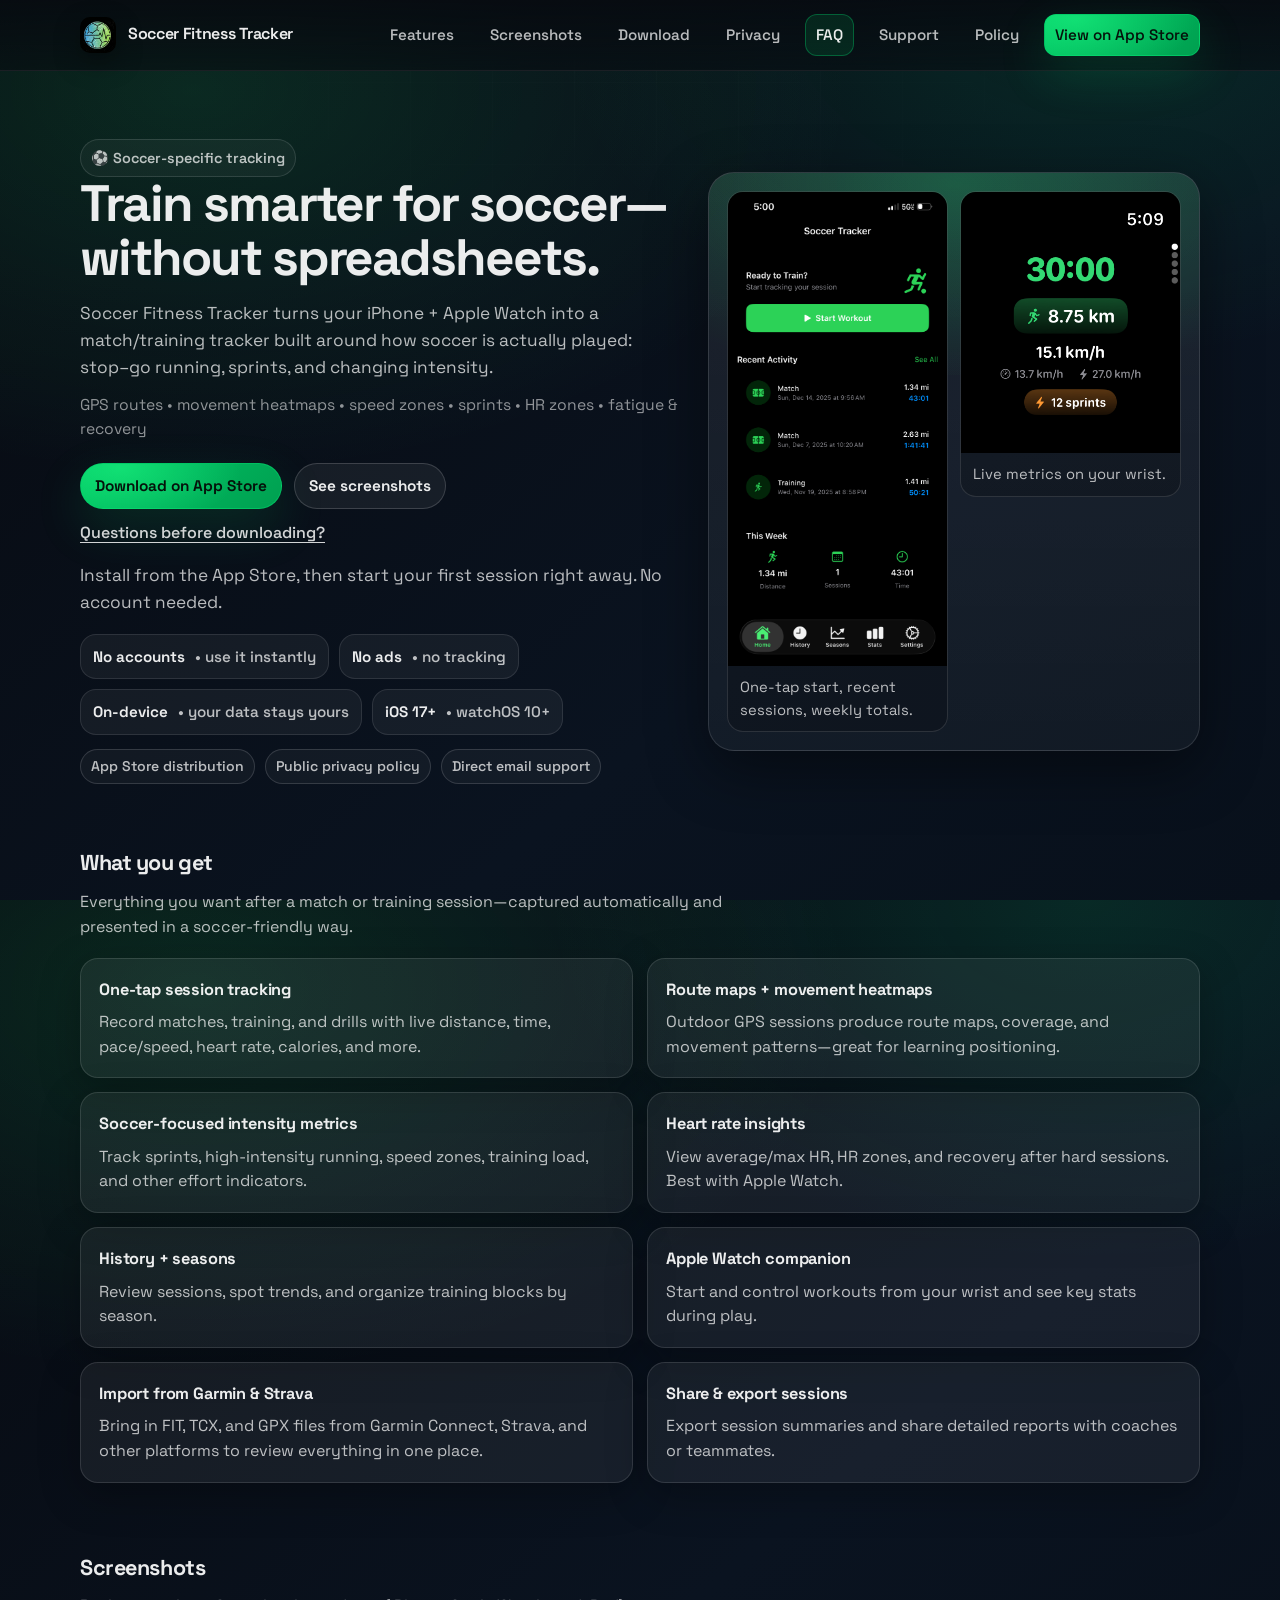
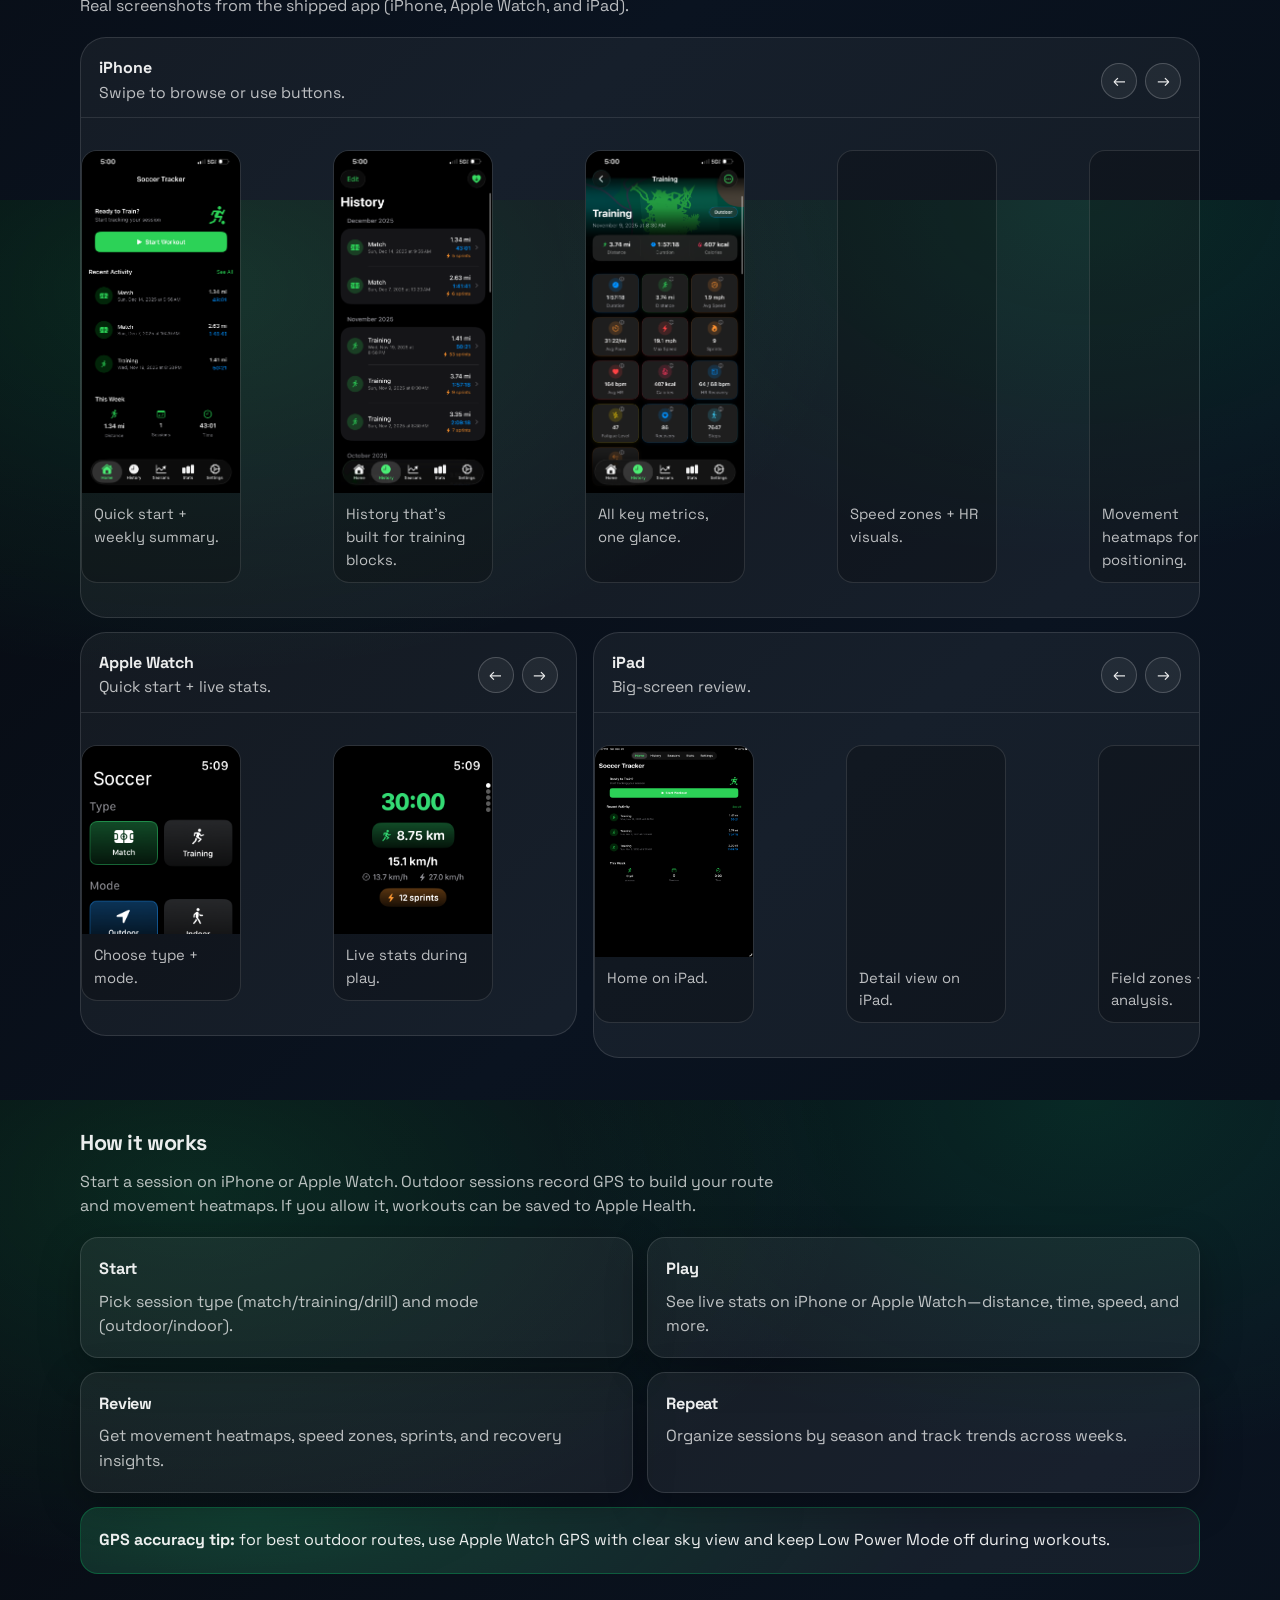
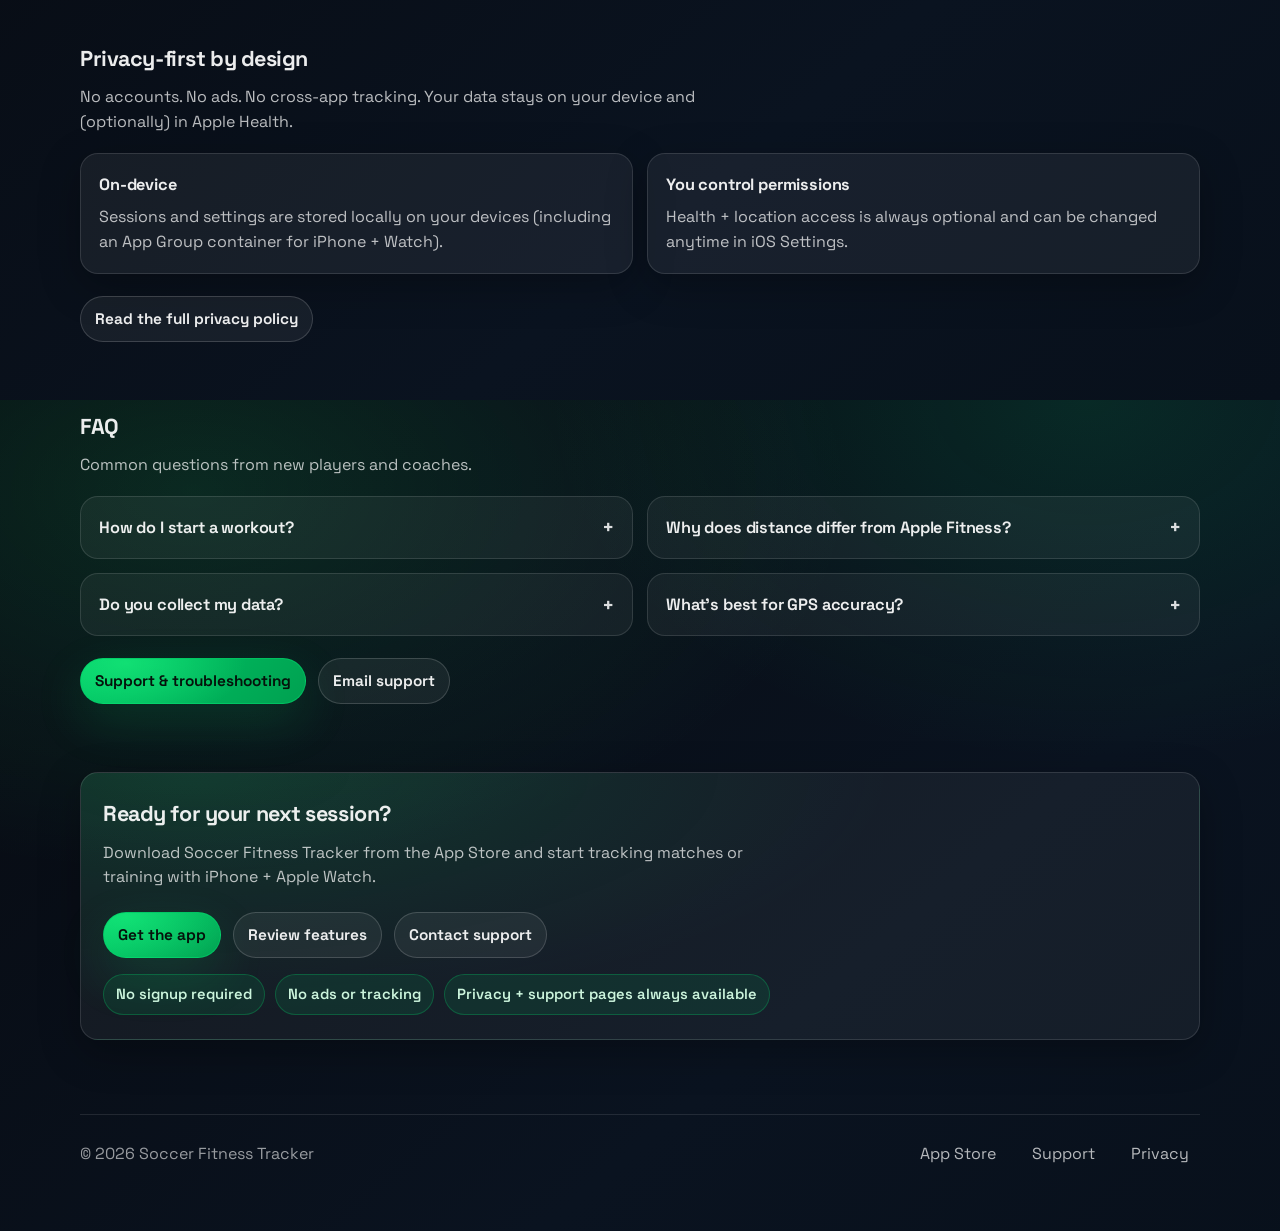
<file: docs/index.html>
<!DOCTYPE html>
<html lang="en">
  <head>
    <meta charset="UTF-8" />
    <meta name="viewport" content="width=device-width, initial-scale=1.0" />
    <title>Soccer Fitness Tracker — Track Your Soccer Performance</title>
    <meta
      name="description"
      content="Soccer-specific GPS + Apple Watch tracking: heatmaps, sprints, HR zones, fatigue & recovery—for matches and training."
    />
    <meta property="og:title" content="Soccer Fitness Tracker" />
    <meta
      property="og:description"
      content="Train smarter for soccer—without spreadsheets. Heatmaps, sprints, HR zones, fatigue & recovery."
    />
    <meta property="og:type" content="website" />
    <meta property="og:image" content="https://umang-desai.github.io/soccer-fitness-tracker-site/assets/app-icon.png" />
    <meta name="theme-color" content="#00d26a" />
    <meta name="apple-itunes-app" content="app-id=6756504677" />
    <link rel="icon" href="assets/app-icon.png" />
    <link rel="preconnect" href="https://fonts.googleapis.com" />
    <link rel="preconnect" href="https://fonts.gstatic.com" crossorigin />
    <link
      href="https://fonts.googleapis.com/css2?family=Space+Grotesk:wght@400;500;600;700&display=swap"
      rel="stylesheet"
    />
    <link rel="stylesheet" href="assets/styles.css" />
  </head>

  <body>
    <a class="skip-link" href="#main-content">Skip to main content</a>
    <div class="pitch"></div>

    <header class="topbar">
      <div class="container">
        <div class="topbar-inner">
          <div class="brand">
            <img src="assets/app-icon.png" alt="Soccer Fitness Tracker app icon" width="36" height="36" />
            <a href="index.html">Soccer Fitness Tracker</a>
          </div>
          <button
            class="nav-toggle"
            type="button"
            aria-controls="primary-nav"
            aria-expanded="false"
            aria-label="Toggle navigation menu"
            data-nav-toggle
          >
            Menu
          </button>
          <nav id="primary-nav" class="nav" aria-label="Primary navigation" data-open="false">
            <a href="#features">Features</a>
            <a href="#screenshots">Screenshots</a>
            <a href="#download">Download</a>
            <a href="#privacy">Privacy</a>
            <a href="#faq">FAQ</a>
            <a href="support.html">Support</a>
            <a href="privacy.html">Policy</a>
            <a
              class="pill primary"
              href="https://apps.apple.com/us/app/soccer-fitness-tracker/id6756504677"
              target="_blank"
              rel="noopener noreferrer"
              >View on App Store</a
            >
          </nav>
        </div>
      </div>
    </header>

    <main id="main-content">
      <section class="hero">
        <div class="container">
          <div class="hero-grid">
            <div>
              <div class="chip">⚽ Soccer-specific tracking</div>
              <h1>Train smarter for soccer—without spreadsheets.</h1>
              <p>
                Soccer Fitness Tracker turns your iPhone + Apple Watch into a match/training tracker built around how
                soccer is actually played: stop–go running, sprints, and changing intensity.
              </p>
              <div class="subline">
                GPS routes • movement heatmaps • speed zones • sprints • HR zones • fatigue &amp; recovery
              </div>

              <div class="cta-row">
                <a
                  class="pill primary"
                  href="https://apps.apple.com/us/app/soccer-fitness-tracker/id6756504677"
                  target="_blank"
                  rel="noopener noreferrer"
                  >Download on App Store</a
                >
                <a class="pill" href="#screenshots">See screenshots</a>
                <a class="text-link" href="support.html">Questions before downloading?</a>
              </div>
              <p class="cta-note">Install from the App Store, then start your first session right away. No account needed.</p>

              <div class="badges" role="list" aria-label="Highlights">
                <div class="badge" role="listitem"><strong>No accounts</strong> • use it instantly</div>
                <div class="badge" role="listitem"><strong>No ads</strong> • no tracking</div>
                <div class="badge" role="listitem"><strong>On-device</strong> • your data stays yours</div>
                <div class="badge" role="listitem"><strong>iOS 17+</strong> • watchOS 10+</div>
              </div>

              <div class="trust-inline" role="list" aria-label="Trust signals">
                <span role="listitem">App Store distribution</span>
                <span role="listitem">Public privacy policy</span>
                <span role="listitem">Direct email support</span>
              </div>
            </div>

            <aside class="hero-card" aria-label="Preview screenshots">
              <div class="hero-card-inner">
                <div class="device-stack">
                  <div class="device">
                    <img
                      src="assets/screenshots/iphone/home.png"
                      alt="Home screen with quick start and weekly summary"
                      width="1284"
                      height="2778"
                      loading="eager"
                      decoding="async"
                    />
                    <div class="device-caption">One-tap start, recent sessions, weekly totals.</div>
                  </div>
                  <div class="device">
                    <img
                      src="assets/screenshots/watch/active-workout.png"
                      alt="Apple Watch active workout screen"
                      width="416"
                      height="496"
                      loading="lazy"
                      decoding="async"
                    />
                    <div class="device-caption">Live metrics on your wrist.</div>
                  </div>
                </div>
              </div>
            </aside>
          </div>
        </div>
      </section>

      <section id="features">
        <div class="container">
          <h2 class="section-title">What you get</h2>
          <p class="section-lead">
            Everything you want after a match or training session—captured automatically and presented in a soccer-friendly
            way.
          </p>

          <div class="cards">
            <div class="card">
              <h3>One-tap session tracking</h3>
              <p>Record matches, training, and drills with live distance, time, pace/speed, heart rate, calories, and more.</p>
            </div>
            <div class="card">
              <h3>Route maps + movement heatmaps</h3>
              <p>Outdoor GPS sessions produce route maps, coverage, and movement patterns—great for learning positioning.</p>
            </div>
            <div class="card">
              <h3>Soccer-focused intensity metrics</h3>
              <p>Track sprints, high-intensity running, speed zones, training load, and other effort indicators.</p>
            </div>
            <div class="card">
              <h3>Heart rate insights</h3>
              <p>View average/max HR, HR zones, and recovery after hard sessions. Best with Apple Watch.</p>
            </div>
            <div class="card">
              <h3>History + seasons</h3>
              <p>Review sessions, spot trends, and organize training blocks by season.</p>
            </div>
            <div class="card">
              <h3>Apple Watch companion</h3>
              <p>Start and control workouts from your wrist and see key stats during play.</p>
            </div>
            <div class="card">
              <h3>Import from Garmin &amp; Strava</h3>
              <p>Bring in FIT, TCX, and GPX files from Garmin Connect, Strava, and other platforms to review everything in one place.</p>
            </div>
            <div class="card">
              <h3>Share &amp; export sessions</h3>
              <p>Export session summaries and share detailed reports with coaches or teammates.</p>
            </div>
          </div>
        </div>
      </section>

      <section id="screenshots">
        <div class="container">
          <h2 class="section-title">Screenshots</h2>
          <p class="section-lead">Real screenshots from the shipped app (iPhone, Apple Watch, and iPad).</p>

          <div class="gallery">
            <div class="gallery-head">
              <div>
                <strong>iPhone</strong>
                <p>Swipe to browse or use buttons.</p>
              </div>
              <div class="gallery-tools" data-rail-controls="rail-iphone" aria-label="iPhone screenshot controls">
                <button class="control" type="button" data-direction="prev" aria-label="Previous screenshots">←</button>
                <button class="control" type="button" data-direction="next" aria-label="Next screenshots">→</button>
              </div>
            </div>
            <div id="rail-iphone" class="rail" aria-label="iPhone screenshots">
              <figure class="shot">
                <img
                  src="assets/screenshots/iphone/home.png"
                  alt="Home screen"
                  width="1284"
                  height="2778"
                  loading="lazy"
                  decoding="async"
                />
                <figcaption class="cap">Quick start + weekly summary.</figcaption>
              </figure>
              <figure class="shot">
                <img
                  src="assets/screenshots/iphone/history.png"
                  alt="Session history list"
                  width="1284"
                  height="2778"
                  loading="lazy"
                  decoding="async"
                />
                <figcaption class="cap">History that’s built for training blocks.</figcaption>
              </figure>
              <figure class="shot">
                <img
                  src="assets/screenshots/iphone/session-details.png"
                  alt="Session details metric tiles"
                  width="1284"
                  height="2778"
                  loading="lazy"
                  decoding="async"
                />
                <figcaption class="cap">All key metrics, one glance.</figcaption>
              </figure>
              <figure class="shot">
                <img
                  src="assets/screenshots/iphone/speed-zones.png"
                  alt="Speed zones and heart rate chart"
                  width="1284"
                  height="2778"
                  loading="lazy"
                  decoding="async"
                />
                <figcaption class="cap">Speed zones + HR visuals.</figcaption>
              </figure>
              <figure class="shot">
                <img
                  src="assets/screenshots/iphone/heatmap.png"
                  alt="Movement heatmap over a field map"
                  width="1284"
                  height="2778"
                  loading="lazy"
                  decoding="async"
                />
                <figcaption class="cap">Movement heatmaps for positioning.</figcaption>
              </figure>
              <figure class="shot">
                <img
                  src="assets/screenshots/iphone/advanced-metrics.png"
                  alt="Advanced metrics including training load and intensity"
                  width="1284"
                  height="2778"
                  loading="lazy"
                  decoding="async"
                />
                <figcaption class="cap">Training load, intensity, and work.</figcaption>
              </figure>
              <figure class="shot">
                <img
                  src="assets/screenshots/iphone/seasons.png"
                  alt="Seasons overview"
                  width="1284"
                  height="2778"
                  loading="lazy"
                  decoding="async"
                />
                <figcaption class="cap">Seasons for long-term progress.</figcaption>
              </figure>
              <figure class="shot">
                <img
                  src="assets/screenshots/iphone/trends.png"
                  alt="Trends charts in a season"
                  width="1284"
                  height="2778"
                  loading="lazy"
                  decoding="async"
                />
                <figcaption class="cap">Trends you can actually act on.</figcaption>
              </figure>
            </div>
          </div>

          <div style="height: 14px"></div>

          <div class="split">
            <div class="gallery">
              <div class="gallery-head">
                <div>
                  <strong>Apple Watch</strong>
                  <p>Quick start + live stats.</p>
                </div>
                <div class="gallery-tools" data-rail-controls="rail-watch" aria-label="Watch screenshot controls">
                  <button class="control" type="button" data-direction="prev" aria-label="Previous screenshots">←</button>
                  <button class="control" type="button" data-direction="next" aria-label="Next screenshots">→</button>
                </div>
              </div>
              <div id="rail-watch" class="rail" aria-label="Apple Watch screenshots">
                <figure class="shot">
                  <img
                    src="assets/screenshots/watch/pre-workout.png"
                    alt="Apple Watch pre-workout selection"
                    width="416"
                    height="496"
                    loading="lazy"
                    decoding="async"
                  />
                  <figcaption class="cap">Choose type + mode.</figcaption>
                </figure>
                <figure class="shot">
                  <img
                    src="assets/screenshots/watch/active-workout.png"
                    alt="Apple Watch active workout"
                    width="416"
                    height="496"
                    loading="lazy"
                    decoding="async"
                  />
                  <figcaption class="cap">Live stats during play.</figcaption>
                </figure>
                <figure class="shot">
                  <img
                    src="assets/screenshots/watch/workout-metrics.png"
                    alt="Apple Watch workout metrics"
                    width="416"
                    height="496"
                    loading="lazy"
                    decoding="async"
                  />
                  <figcaption class="cap">Metrics at a glance.</figcaption>
                </figure>
              </div>
            </div>

            <div class="gallery">
              <div class="gallery-head">
                <div>
                  <strong>iPad</strong>
                  <p>Big-screen review.</p>
                </div>
                <div class="gallery-tools" data-rail-controls="rail-ipad" aria-label="iPad screenshot controls">
                  <button class="control" type="button" data-direction="prev" aria-label="Previous screenshots">←</button>
                  <button class="control" type="button" data-direction="next" aria-label="Next screenshots">→</button>
                </div>
              </div>
              <div id="rail-ipad" class="rail" aria-label="iPad screenshots">
                <figure class="shot">
                  <img
                    src="assets/screenshots/ipad/home.png"
                    alt="iPad home screen"
                    width="2048"
                    height="2732"
                    loading="lazy"
                    decoding="async"
                  />
                  <figcaption class="cap">Home on iPad.</figcaption>
                </figure>
                <figure class="shot">
                  <img
                    src="assets/screenshots/ipad/session-details.png"
                    alt="iPad session details"
                    width="2048"
                    height="2732"
                    loading="lazy"
                    decoding="async"
                  />
                  <figcaption class="cap">Detail view on iPad.</figcaption>
                </figure>
                <figure class="shot">
                  <img
                    src="assets/screenshots/ipad/field-zones.png"
                    alt="iPad movement zones view"
                    width="2048"
                    height="2732"
                    loading="lazy"
                    decoding="async"
                  />
                  <figcaption class="cap">Field zones + analysis.</figcaption>
                </figure>
              </div>
            </div>
          </div>
        </div>
      </section>

      <section>
        <div class="container">
          <h2 class="section-title">How it works</h2>
          <p class="section-lead">
            Start a session on iPhone or Apple Watch. Outdoor sessions record GPS to build your route and movement
            heatmaps. If you allow it, workouts can be saved to Apple Health.
          </p>

          <div class="cards">
            <div class="card">
              <h3>Start</h3>
              <p>Pick session type (match/training/drill) and mode (outdoor/indoor).</p>
            </div>
            <div class="card">
              <h3>Play</h3>
              <p>See live stats on iPhone or Apple Watch—distance, time, speed, and more.</p>
            </div>
            <div class="card">
              <h3>Review</h3>
              <p>Get movement heatmaps, speed zones, sprints, and recovery insights.</p>
            </div>
            <div class="card">
              <h3>Repeat</h3>
              <p>Organize sessions by season and track trends across weeks.</p>
            </div>
          </div>

          <div style="height: 14px"></div>
          <div class="callout">
            <strong>GPS accuracy tip:</strong> for best outdoor routes, use Apple Watch GPS with clear sky view and keep
            Low Power Mode off during workouts.
          </div>
        </div>
      </section>

      <section id="privacy">
        <div class="container">
          <h2 class="section-title">Privacy-first by design</h2>
          <p class="section-lead">
            No accounts. No ads. No cross-app tracking. Your data stays on your device and (optionally) in Apple Health.
          </p>

          <div class="cards">
            <div class="card">
              <h3>On-device</h3>
              <p>
                Sessions and settings are stored locally on your devices (including an App Group container for iPhone +
                Watch).
              </p>
            </div>
            <div class="card">
              <h3>You control permissions</h3>
              <p>Health + location access is always optional and can be changed anytime in iOS Settings.</p>
            </div>
          </div>

          <div class="cta-row">
            <a class="pill" href="privacy.html">Read the full privacy policy</a>
          </div>
        </div>
      </section>

      <section id="faq">
        <div class="container">
          <h2 class="section-title">FAQ</h2>
          <p class="section-lead">Common questions from new players and coaches.</p>

          <div class="faq">
            <details class="qa">
              <summary>How do I start a workout?</summary>
              <p>Open the app and tap Start. Choose Match, Training, or Drill and your mode, then begin recording.</p>
            </details>
            <details class="qa">
              <summary>Why does distance differ from Apple Fitness?</summary>
              <p>Apps apply different GPS smoothing, pause logic, and data-source selection (iPhone vs Watch).</p>
            </details>
            <details class="qa">
              <summary>Do you collect my data?</summary>
              <p>No. There are no accounts, no analytics tracking, and no ads. Your data stays on your device.</p>
            </details>
            <details class="qa">
              <summary>What’s best for GPS accuracy?</summary>
              <p>Apple Watch outdoors with good sky view, snug fit, and Low Power Mode off during workouts.</p>
            </details>
          </div>

          <div class="cta-row">
            <a class="pill primary" href="support.html">Support &amp; troubleshooting</a>
            <a class="pill" href="mailto:soccerfitnesstracker@gmail.com">Email support</a>
          </div>
        </div>
      </section>

      <section id="download">
        <div class="container">
          <div class="decision card">
            <h2 class="section-title">Ready for your next session?</h2>
            <p class="section-lead">
              Download Soccer Fitness Tracker from the App Store and start tracking matches or training with iPhone + Apple
              Watch.
            </p>
            <div class="cta-row">
              <a
                class="pill primary"
                href="https://apps.apple.com/us/app/soccer-fitness-tracker/id6756504677"
                target="_blank"
                rel="noopener noreferrer"
                >Get the app</a
              >
              <a class="pill" href="#features">Review features</a>
              <a class="pill" href="support.html">Contact support</a>
            </div>
            <div class="decision-points" role="list" aria-label="Download confidence">
              <span role="listitem">No signup required</span>
              <span role="listitem">No ads or tracking</span>
              <span role="listitem">Privacy + support pages always available</span>
            </div>
          </div>
        </div>
      </section>
    </main>

    <footer>
      <div class="container">
        <div class="footer-grid">
          <div>© 2026 Soccer Fitness Tracker</div>
          <div class="footer-links" aria-label="Footer links">
            <a
              href="https://apps.apple.com/us/app/soccer-fitness-tracker/id6756504677"
              target="_blank"
              rel="noopener noreferrer"
              >App Store</a
            >
            <a href="support.html">Support</a>
            <a href="privacy.html">Privacy</a>
          </div>
        </div>
      </div>
    </footer>
    <script src="assets/site.js" defer></script>
  </body>
</html>
</file>
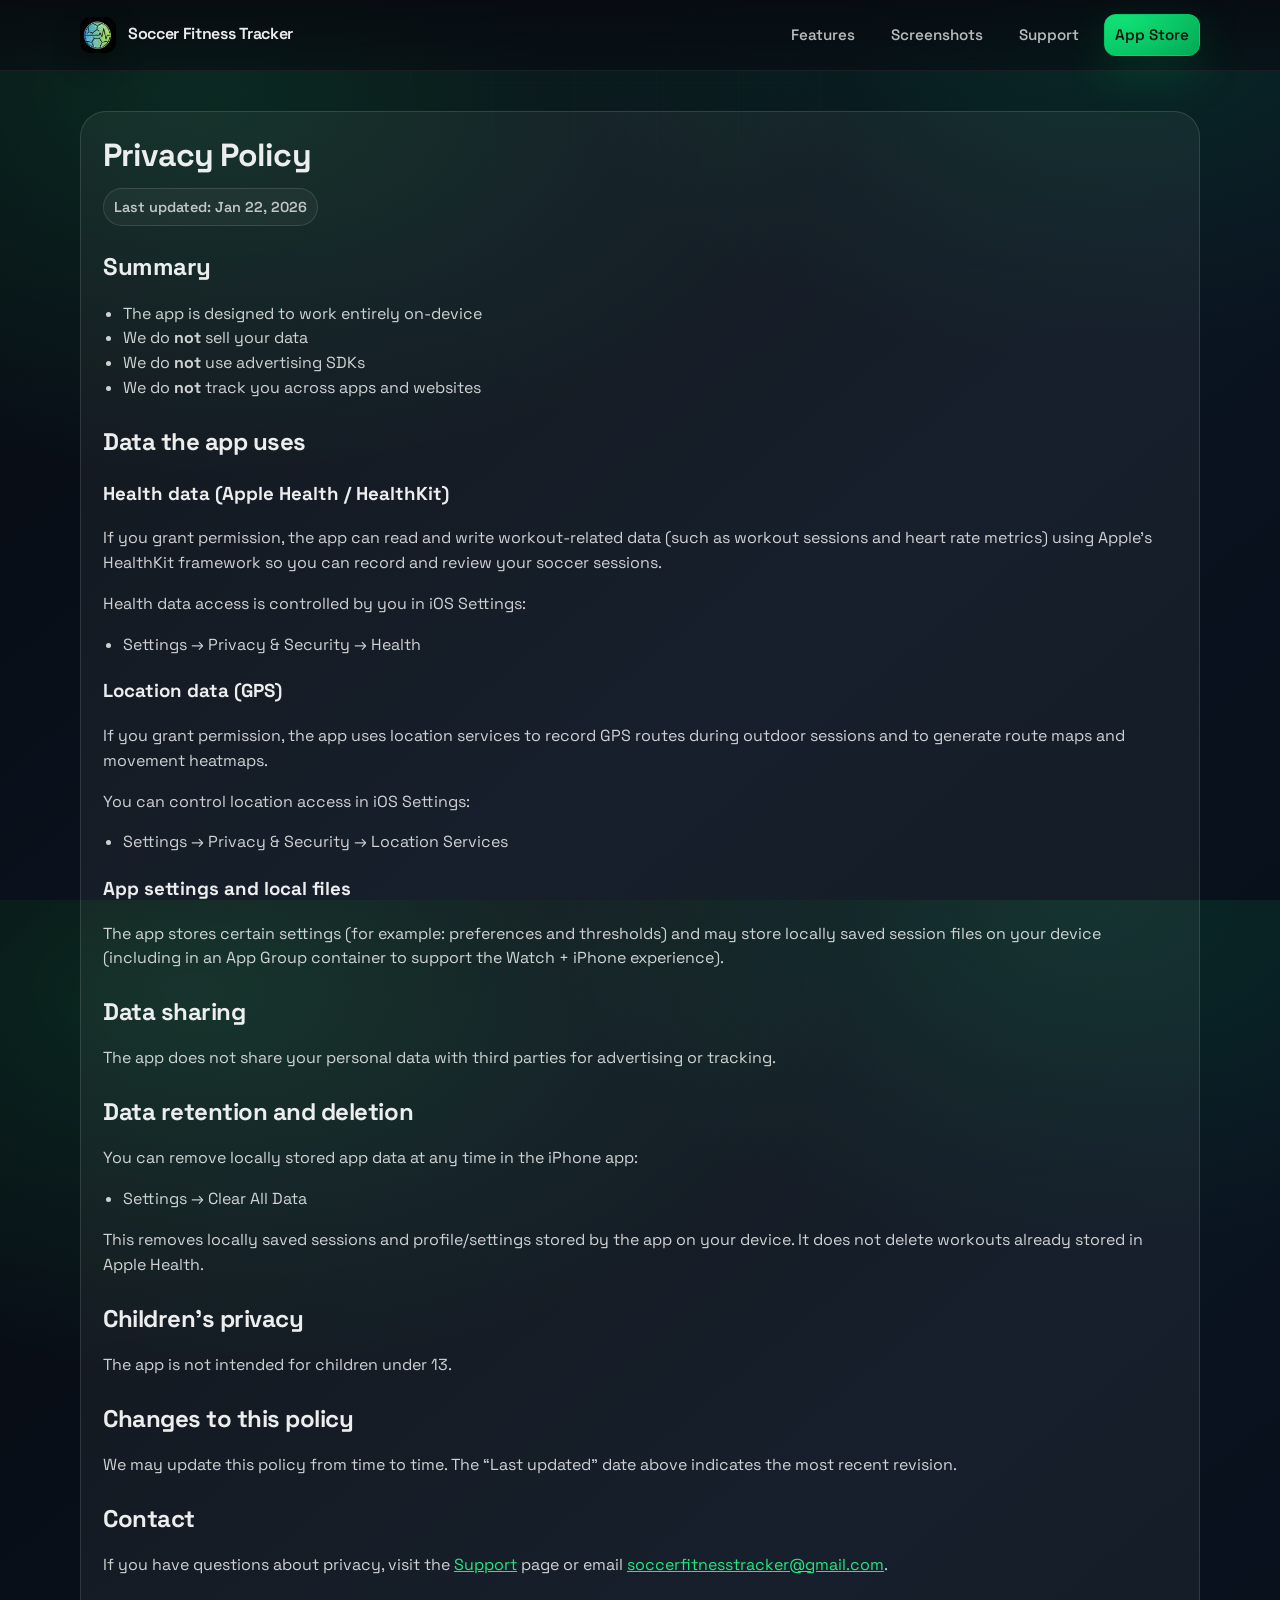
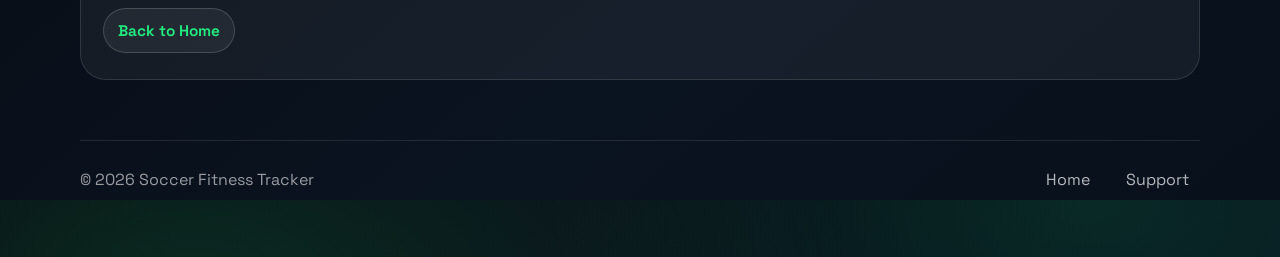
<file: docs/privacy.html>
<!DOCTYPE html>
<html lang="en">
  <head>
    <meta charset="UTF-8" />
    <meta name="viewport" content="width=device-width, initial-scale=1.0" />
    <title>Privacy Policy — Soccer Fitness Tracker</title>
    <meta name="description" content="Privacy policy for Soccer Fitness Tracker." />
    <meta name="theme-color" content="#00d26a" />
    <link rel="icon" href="assets/app-icon.png" />
    <link rel="preconnect" href="https://fonts.googleapis.com" />
    <link rel="preconnect" href="https://fonts.gstatic.com" crossorigin />
    <link
      href="https://fonts.googleapis.com/css2?family=Space+Grotesk:wght@400;500;600;700&display=swap"
      rel="stylesheet"
    />
    <link rel="stylesheet" href="assets/styles.css" />
  </head>

  <body>
    <a class="skip-link" href="#main-content">Skip to main content</a>
    <div class="pitch"></div>

    <header class="topbar">
      <div class="container">
        <div class="topbar-inner">
          <div class="brand">
            <img src="assets/app-icon.png" alt="Soccer Fitness Tracker app icon" width="36" height="36" />
            <a href="index.html">Soccer Fitness Tracker</a>
          </div>
          <button
            class="nav-toggle"
            type="button"
            aria-controls="primary-nav"
            aria-expanded="false"
            aria-label="Toggle navigation menu"
            data-nav-toggle
          >
            Menu
          </button>
          <nav id="primary-nav" class="nav" aria-label="Primary navigation" data-open="false">
            <a href="index.html#features">Features</a>
            <a href="index.html#screenshots">Screenshots</a>
            <a href="support.html">Support</a>
            <a
              class="pill primary"
              href="https://apps.apple.com/us/app/soccer-fitness-tracker/id6756504677"
              target="_blank"
              rel="noopener noreferrer"
              >App Store</a
            >
          </nav>
        </div>
      </div>
    </header>

    <main id="main-content" class="page">
      <div class="container">
        <div class="content">
          <h1>Privacy Policy</h1>
          <p><span class="chip">Last updated: Jan 22, 2026</span></p>

          <h2>Summary</h2>
          <ul>
            <li>The app is designed to work entirely on-device</li>
            <li>We do <strong>not</strong> sell your data</li>
            <li>We do <strong>not</strong> use advertising SDKs</li>
            <li>We do <strong>not</strong> track you across apps and websites</li>
          </ul>

          <h2>Data the app uses</h2>

          <h3>Health data (Apple Health / HealthKit)</h3>
          <p>
            If you grant permission, the app can read and write workout-related data (such as workout sessions and heart
            rate metrics) using Apple’s HealthKit framework so you can record and review your soccer sessions.
          </p>
          <p>Health data access is controlled by you in iOS Settings:</p>
          <ul>
            <li>Settings → Privacy &amp; Security → Health</li>
          </ul>

          <h3>Location data (GPS)</h3>
          <p>
            If you grant permission, the app uses location services to record GPS routes during outdoor sessions and to
            generate route maps and movement heatmaps.
          </p>
          <p>You can control location access in iOS Settings:</p>
          <ul>
            <li>Settings → Privacy &amp; Security → Location Services</li>
          </ul>

          <h3>App settings and local files</h3>
          <p>
            The app stores certain settings (for example: preferences and thresholds) and may store locally saved session
            files on your device (including in an App Group container to support the Watch + iPhone experience).
          </p>

          <h2>Data sharing</h2>
          <p>The app does not share your personal data with third parties for advertising or tracking.</p>

          <h2>Data retention and deletion</h2>
          <p>You can remove locally stored app data at any time in the iPhone app:</p>
          <ul>
            <li>Settings → Clear All Data</li>
          </ul>
          <p>This removes locally saved sessions and profile/settings stored by the app on your device. It does not delete workouts already stored in Apple Health.</p>

          <h2>Children’s privacy</h2>
          <p>The app is not intended for children under 13.</p>

          <h2>Changes to this policy</h2>
          <p>We may update this policy from time to time. The “Last updated” date above indicates the most recent revision.</p>

          <h2>Contact</h2>
          <p>If you have questions about privacy, visit the <a href="support.html">Support</a> page or email <a href="mailto:soccerfitnesstracker@gmail.com">soccerfitnesstracker@gmail.com</a>.</p>

          <div style="height: 14px"></div>
          <a class="pill" href="index.html">Back to Home</a>
        </div>
      </div>
    </main>

    <footer>
      <div class="container">
        <div class="footer-grid">
          <div>© 2026 Soccer Fitness Tracker</div>
          <div class="footer-links" aria-label="Footer links">
            <a href="index.html">Home</a>
            <a href="support.html">Support</a>
          </div>
        </div>
      </div>
    </footer>
    <script src="assets/site.js" defer></script>
  </body>
</html>
</file>
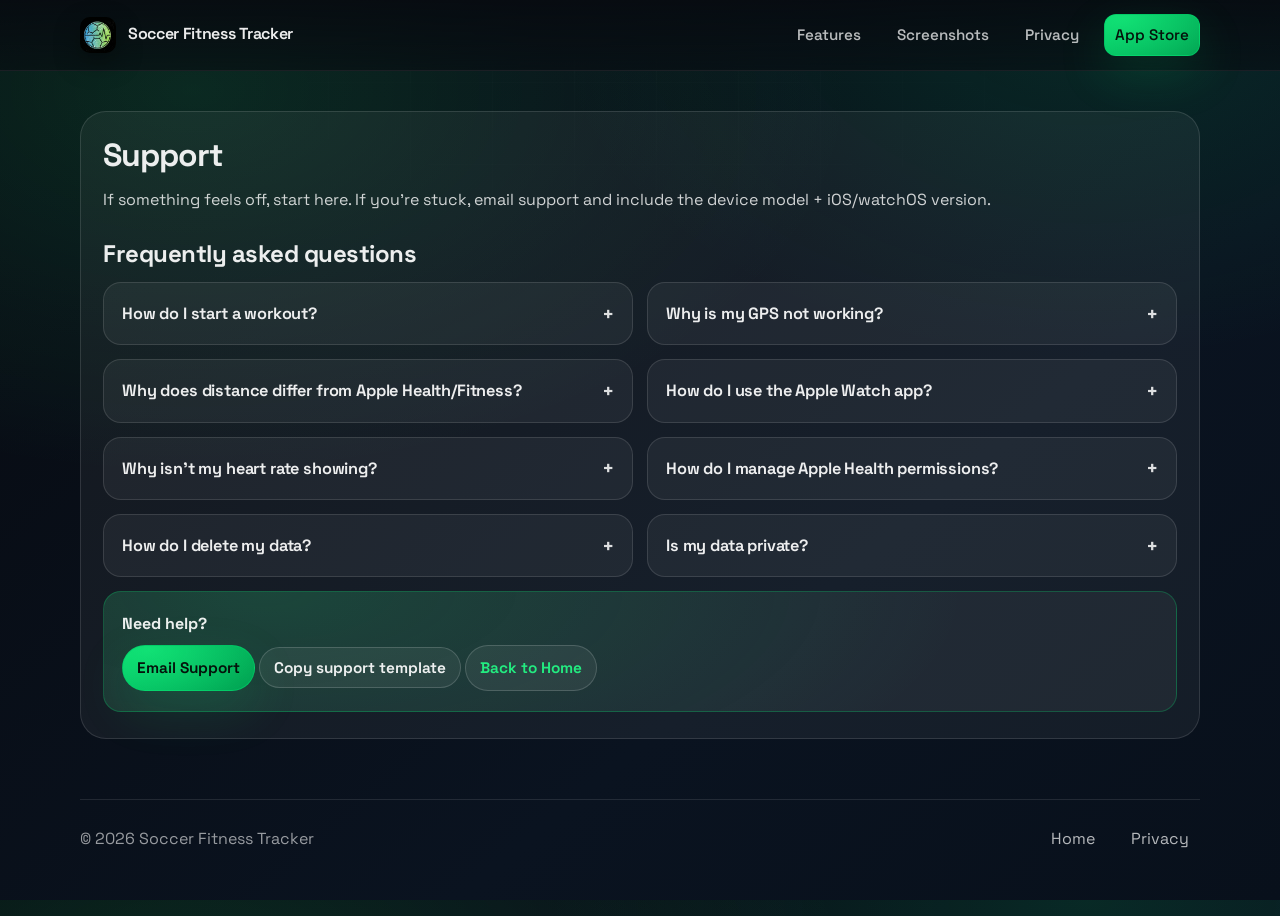
<file: docs/support.html>
<!DOCTYPE html>
<html lang="en">
  <head>
    <meta charset="UTF-8" />
    <meta name="viewport" content="width=device-width, initial-scale=1.0" />
    <title>Support — Soccer Fitness Tracker</title>
    <meta name="description" content="Support, troubleshooting, and contact for Soccer Fitness Tracker." />
    <meta name="theme-color" content="#00d26a" />
    <link rel="icon" href="assets/app-icon.png" />
    <link rel="preconnect" href="https://fonts.googleapis.com" />
    <link rel="preconnect" href="https://fonts.gstatic.com" crossorigin />
    <link
      href="https://fonts.googleapis.com/css2?family=Space+Grotesk:wght@400;500;600;700&display=swap"
      rel="stylesheet"
    />
    <link rel="stylesheet" href="assets/styles.css" />
  </head>

  <body>
    <a class="skip-link" href="#main-content">Skip to main content</a>
    <div class="pitch"></div>

    <header class="topbar">
      <div class="container">
        <div class="topbar-inner">
          <div class="brand">
            <img src="assets/app-icon.png" alt="Soccer Fitness Tracker app icon" width="36" height="36" />
            <a href="index.html">Soccer Fitness Tracker</a>
          </div>
          <button
            class="nav-toggle"
            type="button"
            aria-controls="primary-nav"
            aria-expanded="false"
            aria-label="Toggle navigation menu"
            data-nav-toggle
          >
            Menu
          </button>
          <nav id="primary-nav" class="nav" aria-label="Primary navigation" data-open="false">
            <a href="index.html#features">Features</a>
            <a href="index.html#screenshots">Screenshots</a>
            <a href="privacy.html">Privacy</a>
            <a
              class="pill primary"
              href="https://apps.apple.com/us/app/soccer-fitness-tracker/id6756504677"
              target="_blank"
              rel="noopener noreferrer"
              >App Store</a
            >
          </nav>
        </div>
      </div>
    </header>

    <main id="main-content" class="page">
      <div class="container">
        <div class="content">
          <h1>Support</h1>
          <p>If something feels off, start here. If you’re stuck, email support and include the device model + iOS/watchOS version.</p>

          <h2>Frequently asked questions</h2>

          <div class="faq">
            <details class="qa">
              <summary>How do I start a workout?</summary>
              <p>Open the app and tap Start. Choose your session type (Match, Training, or Drill) and mode (Outdoor or Indoor).</p>
            </details>

            <details class="qa">
              <summary>Why is my GPS not working?</summary>
              <p>Confirm Location Services is enabled and the app has permission (While Using App or Always). Outdoor routes need GPS.</p>
            </details>

            <details class="qa">
              <summary>Why does distance differ from Apple Health/Fitness?</summary>
              <p>Differences come from GPS smoothing, pause detection, and which device recorded the route (iPhone vs Watch).</p>
            </details>

            <details class="qa">
              <summary>How do I use the Apple Watch app?</summary>
              <p>Install the iPhone app, then install the Watch app from the iPhone Watch app. You can start workouts directly on your wrist.</p>
            </details>

            <details class="qa">
              <summary>Why isn’t my heart rate showing?</summary>
              <p>Make sure Health permissions include Heart Rate. For best results, wear Apple Watch snugly and keep it unlocked.</p>
            </details>

            <details class="qa">
              <summary>How do I manage Apple Health permissions?</summary>
              <p>Go to iOS Settings → Privacy &amp; Security → Health → Soccer Fitness Tracker to review or revoke access.</p>
            </details>

            <details class="qa">
              <summary>How do I delete my data?</summary>
              <p>In the app, go to Settings → Clear All Data. This removes local sessions and settings. It does not delete workouts already in Apple Health.</p>
            </details>

            <details class="qa">
              <summary>Is my data private?</summary>
              <p>Yes—no accounts, no ads, no tracking. See the <a href="privacy.html">Privacy Policy</a> for details.</p>
            </details>
          </div>

          <div style="height: 14px"></div>
          <div class="callout">
            <strong>Need help?</strong>
            <div style="height: 8px"></div>
            <a
              class="pill primary"
              href="mailto:soccerfitnesstracker@gmail.com?subject=Soccer%20Fitness%20Tracker%20Support&amp;body=Device%20model%3A%0AiOS%2FwatchOS%20version%3A%0AApp%20version%3A%0AWhat%20happened%3A%0AWhat%20you%20expected%3A%0ASteps%20to%20reproduce%3A%0A"
              >Email Support</a
            >
            <button class="pill" type="button" data-copy-template>Copy support template</button>
            <a class="pill" href="index.html">Back to Home</a>
          </div>
        </div>
      </div>
    </main>

    <footer>
      <div class="container">
        <div class="footer-grid">
          <div>© 2026 Soccer Fitness Tracker</div>
          <div class="footer-links" aria-label="Footer links">
            <a href="index.html">Home</a>
            <a href="privacy.html">Privacy</a>
          </div>
        </div>
      </div>
    </footer>
    <script src="assets/site.js" defer></script>
  </body>
</html>
</file>
<file: docs/assets/styles.css>
/* Soccer Fitness Tracker marketing site styles */

:root {
  --bg0: #070a10;
  --bg1: #0a1320;
  --card: rgba(255, 255, 255, 0.06);
  --stroke: rgba(255, 255, 255, 0.12);
  --text: rgba(255, 255, 255, 0.92);
  --muted: rgba(255, 255, 255, 0.72);
  --faint: rgba(255, 255, 255, 0.55);
  --accent: #00d26a;
  --shadow: 0 18px 60px rgba(0, 0, 0, 0.45);
  --radius: 18px;
  --radius2: 26px;
  --max: 1120px;
}

* {
  box-sizing: border-box;
}

html,
body {
  height: 100%;
}

body {
  margin: 0;
  font-family: "Space Grotesk", ui-sans-serif, system-ui, -apple-system, "Segoe UI", Roboto, Arial,
    sans-serif;
  background: radial-gradient(1200px 700px at 15% 10%, rgba(34, 255, 135, 0.12) 0%, rgba(34, 255, 135, 0) 55%),
    radial-gradient(900px 600px at 85% 0%, rgba(0, 210, 106, 0.13) 0%, rgba(0, 210, 106, 0) 60%),
    linear-gradient(140deg, var(--bg0) 0%, var(--bg1) 65%, #08101b 100%);
  color: var(--text);
  line-height: 1.55;
  overflow-x: hidden;
}

.skip-link {
  position: absolute;
  left: 10px;
  top: -48px;
  z-index: 120;
  padding: 10px 12px;
  border-radius: 10px;
  border: 1px solid rgba(0, 210, 106, 0.45);
  background: #071b12;
  color: #f4fff9;
  text-decoration: none;
  font-weight: 650;
}

.skip-link:focus {
  top: 10px;
}

.pitch {
  position: fixed;
  inset: 0;
  pointer-events: none;
  opacity: 0.35;
  background-image: linear-gradient(to right, rgba(255, 255, 255, 0.06) 1px, transparent 1px),
    linear-gradient(to bottom, rgba(255, 255, 255, 0.05) 1px, transparent 1px);
  background-size: 82px 82px;
  mask-image: radial-gradient(900px 500px at 50% 0%, rgba(0, 0, 0, 1) 0%, rgba(0, 0, 0, 0) 70%);
}

.container {
  width: min(var(--max), calc(100% - 48px));
  margin: 0 auto;
}

.topbar {
  position: sticky;
  top: 0;
  z-index: 50;
  backdrop-filter: blur(16px);
  background: linear-gradient(to bottom, rgba(7, 10, 16, 0.88), rgba(7, 10, 16, 0.55));
  border-bottom: 1px solid rgba(255, 255, 255, 0.08);
}

.topbar-inner {
  display: flex;
  align-items: center;
  justify-content: space-between;
  padding: 14px 0;
  gap: 18px;
}

.brand {
  display: flex;
  align-items: center;
  gap: 12px;
  min-width: 220px;
}

.brand img {
  width: 36px;
  height: 36px;
  border-radius: 10px;
  box-shadow: 0 10px 26px rgba(0, 0, 0, 0.35);
}

.brand a {
  color: var(--text);
  text-decoration: none;
  font-weight: 650;
  letter-spacing: -0.02em;
}

.nav {
  display: flex;
  align-items: center;
  gap: 14px;
  flex-wrap: wrap;
  justify-content: flex-end;
}

.nav-toggle {
  display: none;
  align-items: center;
  justify-content: center;
  padding: 9px 12px;
  border-radius: 12px;
  border: 1px solid rgba(255, 255, 255, 0.18);
  background: rgba(255, 255, 255, 0.06);
  color: var(--text);
  font-family: inherit;
  font-size: 0.94rem;
  font-weight: 650;
  cursor: pointer;
}

.nav a {
  color: var(--muted);
  text-decoration: none;
  font-weight: 550;
  font-size: 0.95rem;
  padding: 8px 10px;
  border-radius: 12px;
  border: 1px solid transparent;
}

.nav a.is-active {
  color: var(--text);
  border-color: rgba(0, 210, 106, 0.35);
  background: rgba(0, 210, 106, 0.12);
}

.nav a:hover {
  color: var(--text);
  border-color: rgba(255, 255, 255, 0.12);
  background: rgba(255, 255, 255, 0.04);
}

.pill {
  display: inline-flex;
  align-items: center;
  gap: 10px;
  padding: 10px 14px;
  border-radius: 999px;
  border: 1px solid rgba(255, 255, 255, 0.16);
  background: rgba(255, 255, 255, 0.06);
  color: var(--text);
  text-decoration: none;
  font-weight: 650;
  white-space: nowrap;
  font-family: inherit;
  font-size: 0.96rem;
  cursor: pointer;
}

.pill:hover {
  border-color: rgba(255, 255, 255, 0.22);
  background: rgba(255, 255, 255, 0.09);
}

.pill.primary {
  border-color: rgba(0, 210, 106, 0.6);
  background: radial-gradient(120px 60px at 20% 10%, rgba(34, 255, 135, 0.5), rgba(34, 255, 135, 0)),
    linear-gradient(135deg, rgba(0, 210, 106, 0.95), rgba(0, 168, 84, 0.95));
  color: #05120b;
  box-shadow: 0 18px 50px rgba(0, 210, 106, 0.16);
}

.pill.primary:hover {
  filter: brightness(1.05);
}

.hero {
  padding: 68px 0 28px;
}

.hero-grid {
  display: grid;
  grid-template-columns: 1.1fr 0.9fr;
  gap: 26px;
  align-items: center;
}

.hero h1 {
  margin: 0;
  font-size: clamp(2.1rem, 2.4vw + 1.4rem, 3.2rem);
  line-height: 1.05;
  letter-spacing: -0.04em;
}

.hero p {
  margin: 16px 0 0;
  color: var(--muted);
  font-size: 1.08rem;
  max-width: 56ch;
}

.subline {
  margin-top: 12px;
  color: var(--faint);
  font-size: 0.98rem;
}

.cta-row {
  display: flex;
  align-items: center;
  gap: 12px;
  flex-wrap: wrap;
  margin-top: 22px;
}

.cta-note {
  margin: 12px 0 0;
  color: var(--faint);
  font-size: 0.95rem;
}

.text-link {
  color: rgba(255, 255, 255, 0.82);
  text-decoration: underline;
  text-underline-offset: 4px;
  font-weight: 550;
}

.text-link:hover {
  color: var(--text);
}

.badges {
  display: flex;
  gap: 10px;
  flex-wrap: wrap;
  margin-top: 18px;
}

.trust-inline {
  display: flex;
  flex-wrap: wrap;
  gap: 10px;
  margin-top: 14px;
}

.trust-inline span {
  border-radius: 999px;
  border: 1px solid rgba(255, 255, 255, 0.14);
  background: rgba(255, 255, 255, 0.04);
  padding: 6px 10px;
  color: var(--muted);
  font-size: 0.88rem;
  font-weight: 560;
}

.badge {
  display: inline-flex;
  align-items: center;
  gap: 10px;
  padding: 10px 12px;
  border-radius: 16px;
  background: rgba(255, 255, 255, 0.05);
  border: 1px solid rgba(255, 255, 255, 0.1);
  color: var(--muted);
  font-weight: 550;
  font-size: 0.95rem;
}

.badge strong {
  color: var(--text);
  font-weight: 650;
}

.chip {
  display: inline-flex;
  align-items: center;
  gap: 8px;
  padding: 7px 10px;
  border-radius: 999px;
  border: 1px solid rgba(255, 255, 255, 0.12);
  background: rgba(255, 255, 255, 0.04);
  color: var(--muted);
  font-weight: 600;
  font-size: 0.9rem;
}

.hero-card {
  border-radius: var(--radius2);
  border: 1px solid rgba(255, 255, 255, 0.12);
  background: linear-gradient(180deg, rgba(255, 255, 255, 0.08), rgba(255, 255, 255, 0.04));
  box-shadow: var(--shadow);
  overflow: hidden;
  position: relative;
}

.hero-card::before {
  content: "";
  position: absolute;
  inset: -20% -10% auto -10%;
  height: 55%;
  background: radial-gradient(400px 200px at 50% 40%, rgba(34, 255, 135, 0.22), rgba(34, 255, 135, 0));
  pointer-events: none;
}

.hero-card-inner {
  position: relative;
  padding: 18px;
}

.device-stack {
  display: grid;
  grid-template-columns: 1fr 1fr;
  gap: 12px;
  align-items: start;
}

.device {
  border-radius: 16px;
  overflow: hidden;
  border: 1px solid rgba(255, 255, 255, 0.12);
  background: rgba(0, 0, 0, 0.2);
}

.device img {
  display: block;
  width: 100%;
  height: auto;
}

.device-caption {
  padding: 10px 12px;
  font-size: 0.92rem;
  color: var(--muted);
}

section {
  padding: 34px 0;
}

.section-title {
  margin: 0 0 10px;
  font-size: 1.35rem;
  letter-spacing: -0.02em;
}

.section-lead {
  margin: 0 0 18px;
  color: var(--muted);
  max-width: 70ch;
}

.card {
  border-radius: var(--radius);
  border: 1px solid var(--stroke);
  background: var(--card);
  box-shadow: 0 12px 40px rgba(0, 0, 0, 0.28);
}

.cards {
  display: grid;
  grid-template-columns: repeat(12, 1fr);
  gap: 14px;
}

.cards .card {
  padding: 18px 18px;
  grid-column: span 6;
}

.cards h3 {
  margin: 0 0 8px;
  font-size: 1.02rem;
  letter-spacing: -0.01em;
}

.cards p {
  margin: 0;
  color: var(--muted);
}

.gallery {
  border: 1px solid rgba(255, 255, 255, 0.12);
  border-radius: var(--radius2);
  background: rgba(255, 255, 255, 0.05);
  overflow: hidden;
}

.gallery-head {
  display: flex;
  align-items: center;
  justify-content: space-between;
  gap: 18px;
  padding: 18px 18px 12px;
  border-bottom: 1px solid rgba(255, 255, 255, 0.1);
}

.gallery-head strong {
  display: block;
}

.gallery-head p {
  margin: 0;
  color: var(--muted);
  font-size: 0.98rem;
}

.gallery-tools {
  display: inline-flex;
  gap: 8px;
}

.control {
  width: 36px;
  height: 36px;
  border-radius: 999px;
  border: 1px solid rgba(255, 255, 255, 0.2);
  background: rgba(255, 255, 255, 0.06);
  color: var(--text);
  font-family: inherit;
  font-size: 1rem;
  line-height: 1;
  cursor: pointer;
}

.control:hover {
  background: rgba(255, 255, 255, 0.12);
}

.rail {
  display: grid;
  grid-auto-flow: column;
  grid-auto-columns: minmax(240px, 1fr);
  gap: 12px;
  padding: 16px 16px 18px;
  overflow-x: auto;
  scroll-snap-type: x mandatory;
  -webkit-overflow-scrolling: touch;
}

.rail::-webkit-scrollbar {
  height: 10px;
}

.rail::-webkit-scrollbar-thumb {
  background: rgba(255, 255, 255, 0.12);
  border-radius: 999px;
}

.shot {
  scroll-snap-align: start;
  border-radius: 16px;
  overflow: hidden;
  background: rgba(0, 0, 0, 0.22);
  border: 1px solid rgba(255, 255, 255, 0.12);
}

.shot img {
  display: block;
  width: 100%;
  height: auto;
}

.shot .cap {
  padding: 10px 12px;
  color: var(--muted);
  font-size: 0.92rem;
}

.split {
  display: grid;
  grid-template-columns: 0.9fr 1.1fr;
  gap: 16px;
  align-items: start;
}

.callout {
  padding: 20px 18px;
  border-radius: var(--radius);
  border: 1px solid rgba(0, 210, 106, 0.28);
  background: radial-gradient(700px 260px at 15% 0%, rgba(0, 210, 106, 0.18), rgba(0, 210, 106, 0)),
    rgba(255, 255, 255, 0.05);
}

.faq {
  display: grid;
  grid-template-columns: repeat(12, 1fr);
  gap: 14px;
}

.qa {
  grid-column: span 6;
  padding: 18px;
  border-radius: var(--radius);
  border: 1px solid rgba(255, 255, 255, 0.12);
  background: rgba(255, 255, 255, 0.05);
}

.qa summary {
  display: flex;
  align-items: center;
  justify-content: space-between;
  gap: 12px;
  list-style: none;
  cursor: pointer;
  font-size: 1.02rem;
  font-weight: 650;
  letter-spacing: -0.01em;
}

.qa summary::-webkit-details-marker {
  display: none;
}

.qa summary::after {
  content: "+";
  color: rgba(255, 255, 255, 0.85);
  font-size: 1.25rem;
  line-height: 1;
}

.qa[open] summary::after {
  content: "−";
}

.qa p {
  margin: 0;
  color: var(--muted);
}

.qa[open] p {
  margin-top: 10px;
}

a:focus-visible,
button:focus-visible,
summary:focus-visible {
  outline: 2px solid rgba(0, 210, 106, 0.65);
  outline-offset: 2px;
}

footer {
  padding: 40px 0 55px;
  color: rgba(255, 255, 255, 0.58);
}

.footer-grid {
  display: flex;
  align-items: center;
  justify-content: space-between;
  gap: 18px;
  flex-wrap: wrap;
  border-top: 1px solid rgba(255, 255, 255, 0.1);
  padding-top: 18px;
}

.footer-links {
  display: flex;
  gap: 14px;
  flex-wrap: wrap;
}

.footer-links a {
  color: rgba(255, 255, 255, 0.7);
  text-decoration: none;
  padding: 8px 10px;
  border-radius: 12px;
  border: 1px solid transparent;
}

.footer-links a:hover {
  color: rgba(255, 255, 255, 0.92);
  border-color: rgba(255, 255, 255, 0.12);
  background: rgba(255, 255, 255, 0.04);
}

.page {
  padding: 40px 0 20px;
}

.page .content {
  border-radius: var(--radius2);
  border: 1px solid rgba(255, 255, 255, 0.12);
  background: rgba(255, 255, 255, 0.05);
  padding: 26px 22px;
}

.page h1 {
  margin: 0 0 10px;
  letter-spacing: -0.03em;
  line-height: 1.08;
}

.page h2 {
  margin: 22px 0 10px;
  letter-spacing: -0.02em;
}

.page p,
.page li {
  color: rgba(255, 255, 255, 0.8);
}

.page a {
  color: rgba(34, 255, 135, 0.9);
}

.page ul {
  padding-left: 20px;
}

.decision {
  padding: 24px 22px;
  background: radial-gradient(700px 240px at 10% 0%, rgba(0, 210, 106, 0.15), rgba(0, 210, 106, 0)),
    rgba(255, 255, 255, 0.05);
}

.decision-points {
  margin-top: 16px;
  display: flex;
  flex-wrap: wrap;
  gap: 10px;
}

.decision-points span {
  border-radius: 999px;
  padding: 8px 12px;
  border: 1px solid rgba(0, 210, 106, 0.28);
  background: rgba(0, 210, 106, 0.1);
  color: rgba(214, 255, 230, 0.95);
  font-size: 0.92rem;
  font-weight: 600;
}

/* Responsive */
@media (max-width: 980px) {
  .container {
    width: min(var(--max), calc(100% - 30px));
  }

  .hero-grid {
    grid-template-columns: 1fr;
  }

  .brand {
    min-width: unset;
  }

  .topbar-inner {
    position: relative;
    flex-wrap: wrap;
    gap: 12px;
  }

  .nav-toggle {
    display: inline-flex;
    margin-left: auto;
  }

  .nav {
    width: 100%;
    display: none;
    align-items: stretch;
    justify-content: stretch;
    flex-direction: column;
    gap: 6px;
    padding: 10px;
    border-radius: 14px;
    border: 1px solid rgba(255, 255, 255, 0.12);
    background: rgba(6, 10, 16, 0.88);
  }

  .nav[data-open="true"] {
    display: flex;
  }

  .nav a,
  .nav .pill {
    width: 100%;
    justify-content: center;
  }

  .nav .text-link {
    width: 100%;
    text-align: center;
  }

  .gallery-tools {
    flex-shrink: 0;
  }

  .device-stack {
    grid-template-columns: 1fr;
  }

  .split {
    grid-template-columns: 1fr;
  }

  .cards .card {
    grid-column: span 12;
  }

  .qa {
    grid-column: span 12;
  }

  .decision {
    padding: 20px 16px;
  }
}
</file>
